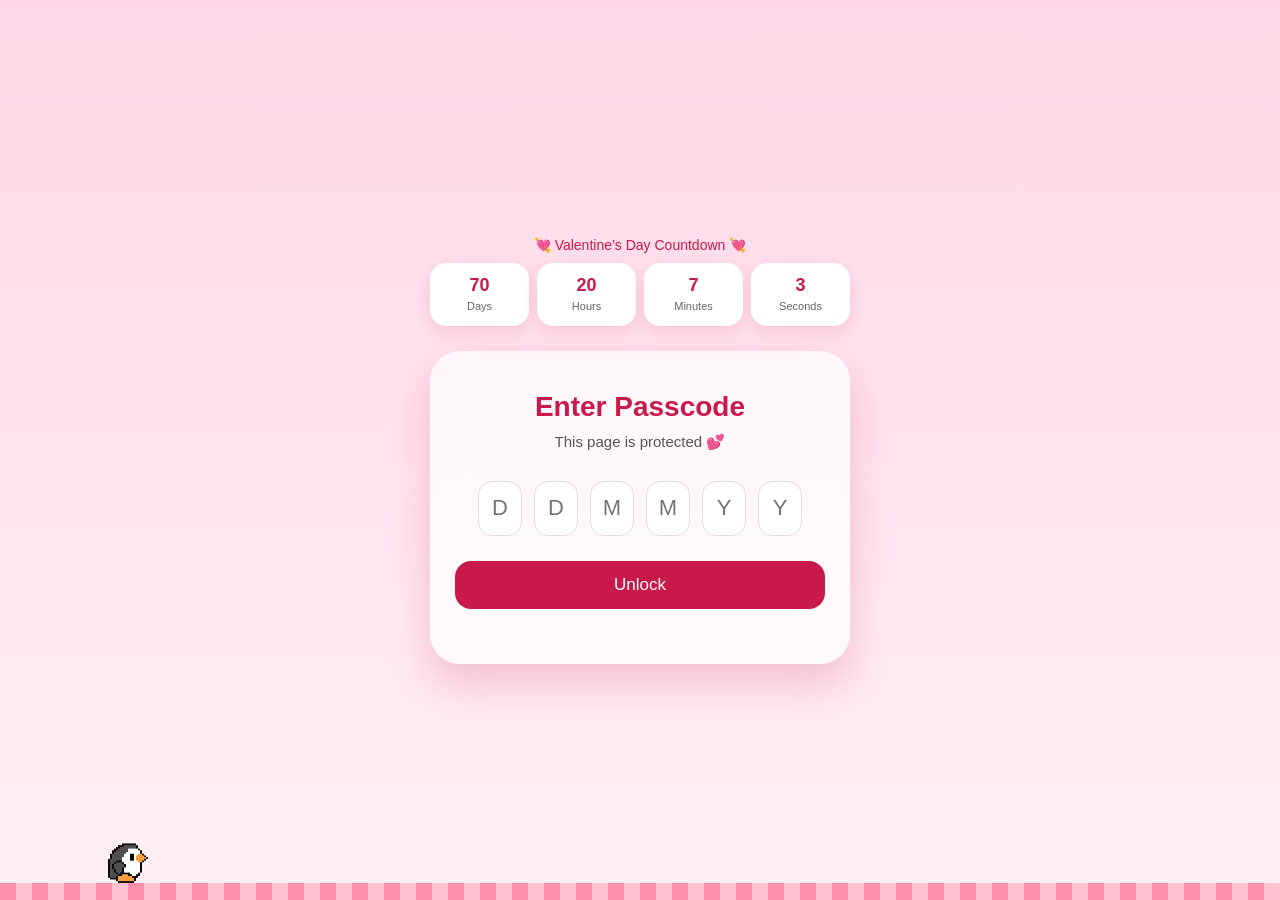
<file: index.html>
<!DOCTYPE html>
<html lang="en">
<head>
  <meta charset="UTF-8" />
  <meta name="viewport" content="width=device-width, initial-scale=1.0, viewport-fit=cover" />
  <meta name="apple-mobile-web-app-capable" content="yes">
  <meta name="theme-color" content="#ffd6e7">
  <title>💗</title>

  <link rel="stylesheet" href="style.css" />
</head>

<body>

  <canvas id="penguinCanvas"></canvas>

  <div class="app-container">

  <!-- 💘 Countdown ABOVE the card -->
  <div class="countdown-wrapper">
    <div class="countdown-title">💘 Valentine’s Day Countdown 💘</div>
    <div class="countdown" id="countdown">
      <div><span id="days">0</span><small>Days</small></div>
      <div><span id="hours">0</span><small>Hours</small></div>
      <div><span id="minutes">0</span><small>Minutes</small></div>
      <div><span id="seconds">0</span><small>Seconds</small></div>
    </div>
  </div>

  <!-- Existing Card -->
  <div class="card">
    <h1>Enter Passcode</h1>
    <p class="subtitle">This page is protected 💕</p>

    <div class="otp-container">
  <input type="tel" maxlength="1" class="otp-input" placeholder="D">
  <input type="tel" maxlength="1" class="otp-input" placeholder="D">
  <input type="tel" maxlength="1" class="otp-input" placeholder="M">
  <input type="tel" maxlength="1" class="otp-input" placeholder="M">
  <input type="tel" maxlength="1" class="otp-input" placeholder="Y">
  <input type="tel" maxlength="1" class="otp-input" placeholder="Y">
</div>


    <button onclick="checkPassword()">Unlock</button>
    <p id="errorMessage"></p>
  </div>

</div>

  </div>

  <script src="script.js"></script>
</body>
</html>
</file>
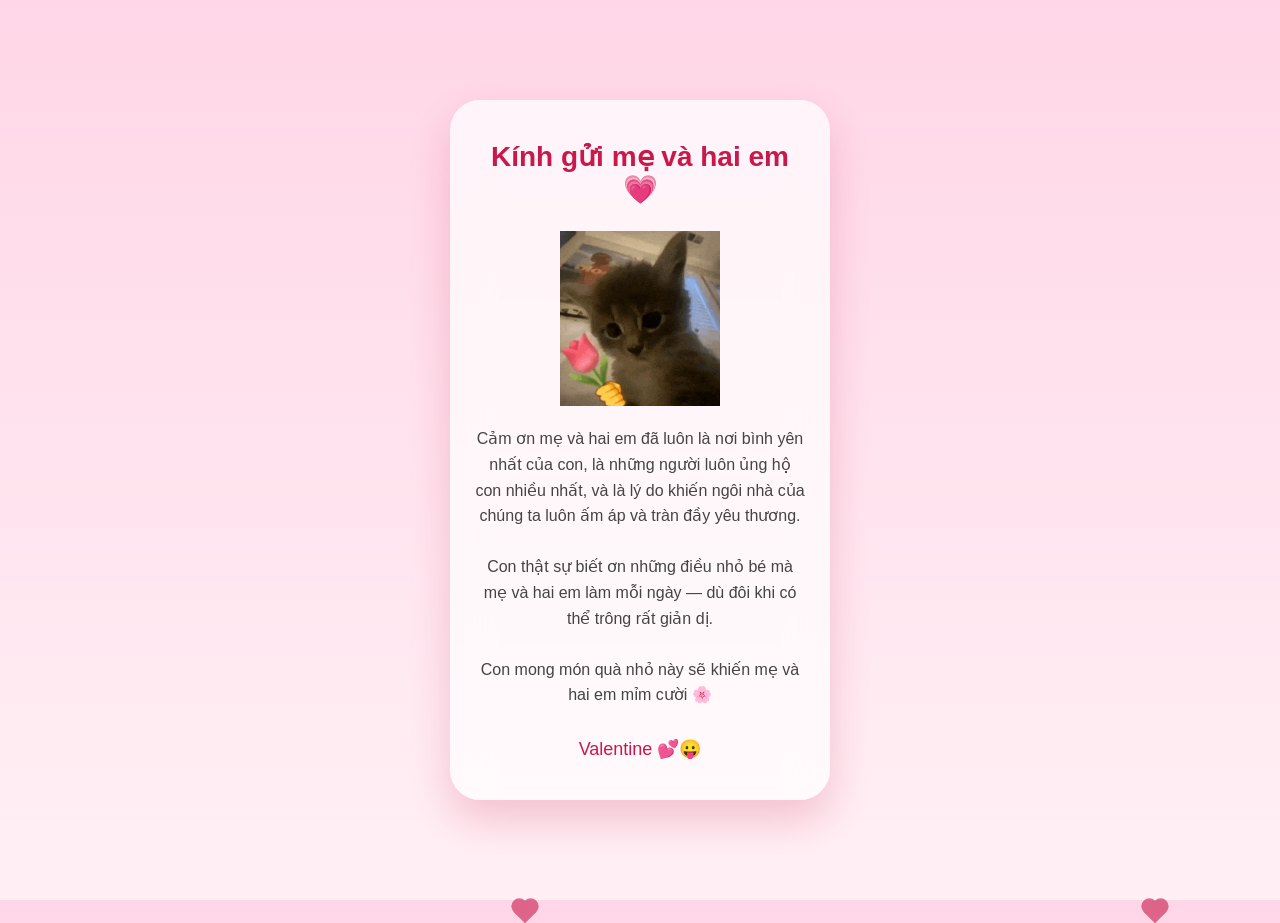
<file: kh.html>
<!DOCTYPE html>
<html lang="en">
<head>
<meta charset="UTF-8">
<meta name="viewport" content="width=device-width, initial-scale=1.0">

<title>For Mom & Sisters 💗</title>

<style>
:root {
  --pastel-pink: #ffd6e7;
  --rose-red: #c9184a;
  --soft-white: rgba(255,255,255,0.7);
}

* {
  box-sizing: border-box;
}

body {
  margin: 0;
  font-family: -apple-system, BlinkMacSystemFont, sans-serif;
  background: linear-gradient(180deg, #ffd6e7, #fff0f5);
  height: 100vh;
  display: flex;
  justify-content: center;
  align-items: center;
  overflow: hidden;

  opacity: 0;
  transform: translateY(20px);
  transition: opacity 0.8s ease, transform 0.8s ease;
}

body.loaded {
  opacity: 1;
  transform: translateY(0);
}

.container {
  width: 100%;
  max-width: 420px;
  padding: 20px;
}

.card {
  background: var(--soft-white);
  backdrop-filter: blur(20px);
  -webkit-backdrop-filter: blur(20px);
  border-radius: 30px;
  padding: 40px 25px;
  text-align: center;
  box-shadow: 0 20px 40px rgba(201, 24, 74, 0.2);
}

h1 {
  margin: 0;
  font-size: 28px;
  color: var(--rose-red);
  font-weight: 600;
}

.cat-image {
  width: 160px;
  margin: 25px auto 10px auto;
  display: block;
  animation: floatCat 3s ease-in-out infinite;
}

@keyframes floatCat {
  0% { transform: translateY(0); }
  50% { transform: translateY(-8px); }
  100% { transform: translateY(0); }
}

.message {
  margin-top: 20px;
  font-size: 16px;
  color: #444;
  line-height: 1.6;
}

.signature {
  margin-top: 30px;
  font-size: 18px;
  color: var(--rose-red);
  font-weight: 500;
}

/* Floating Hearts */

.heart {
  position: absolute;
  width: 16px;
  height: 16px;
  background: var(--rose-red);
  transform: rotate(45deg);
  animation: floatUp linear infinite;
  opacity: 0.6;
}

.heart::before,
.heart::after {
  content: "";
  position: absolute;
  width: 16px;
  height: 16px;
  background: var(--rose-red);
  border-radius: 50%;
}

.heart::before {
  top: -8px;
  left: 0;
}

.heart::after {
  left: -8px;
  top: 0;
}

@keyframes floatUp {
  from {
    transform: translateY(0) rotate(45deg);
    opacity: 0.6;
  }
  to {
    transform: translateY(-120vh) rotate(45deg);
    opacity: 0;
  }
}
</style>
</head>

<body>

<div class="container">
  <div class="card">
    <h1>Kính gửi mẹ và hai em 💗</h1>

    <!-- 🐱 Cat GIF -->
    <img src="meohoa.gif" alt="Cat holding flowers" class="cat-image">

    <div class="message">
      Cảm ơn mẹ và hai em đã luôn là nơi bình yên nhất của con,  
      là những người luôn ủng hộ con nhiều nhất,  
      và là lý do khiến ngôi nhà của chúng ta luôn ấm áp và tràn đầy yêu thương.  

      <br><br>

      Con thật sự biết ơn những điều nhỏ bé  
      mà mẹ và hai em làm mỗi ngày —  
      dù đôi khi có thể trông rất giản dị.  

      <br><br>

      Con mong món quà nhỏ này sẽ khiến mẹ và hai em mỉm cười 🌸
    </div>

    <div class="signature">
      Valentine 💕😛
    </div>
  </div>
</div>

<script>
window.onload = () => {
  document.body.classList.add("loaded");
};

function createHeart() {
  const heart = document.createElement("div");
  heart.classList.add("heart");

  heart.style.left = Math.random() * window.innerWidth + "px";
  heart.style.bottom = "-20px";
  heart.style.animationDuration = (4 + Math.random() * 4) + "s";

  document.body.appendChild(heart);

  setTimeout(() => {
    heart.remove();
  }, 8000);
}

setInterval(createHeart, 600);
</script>

</body>
</html>
</file>
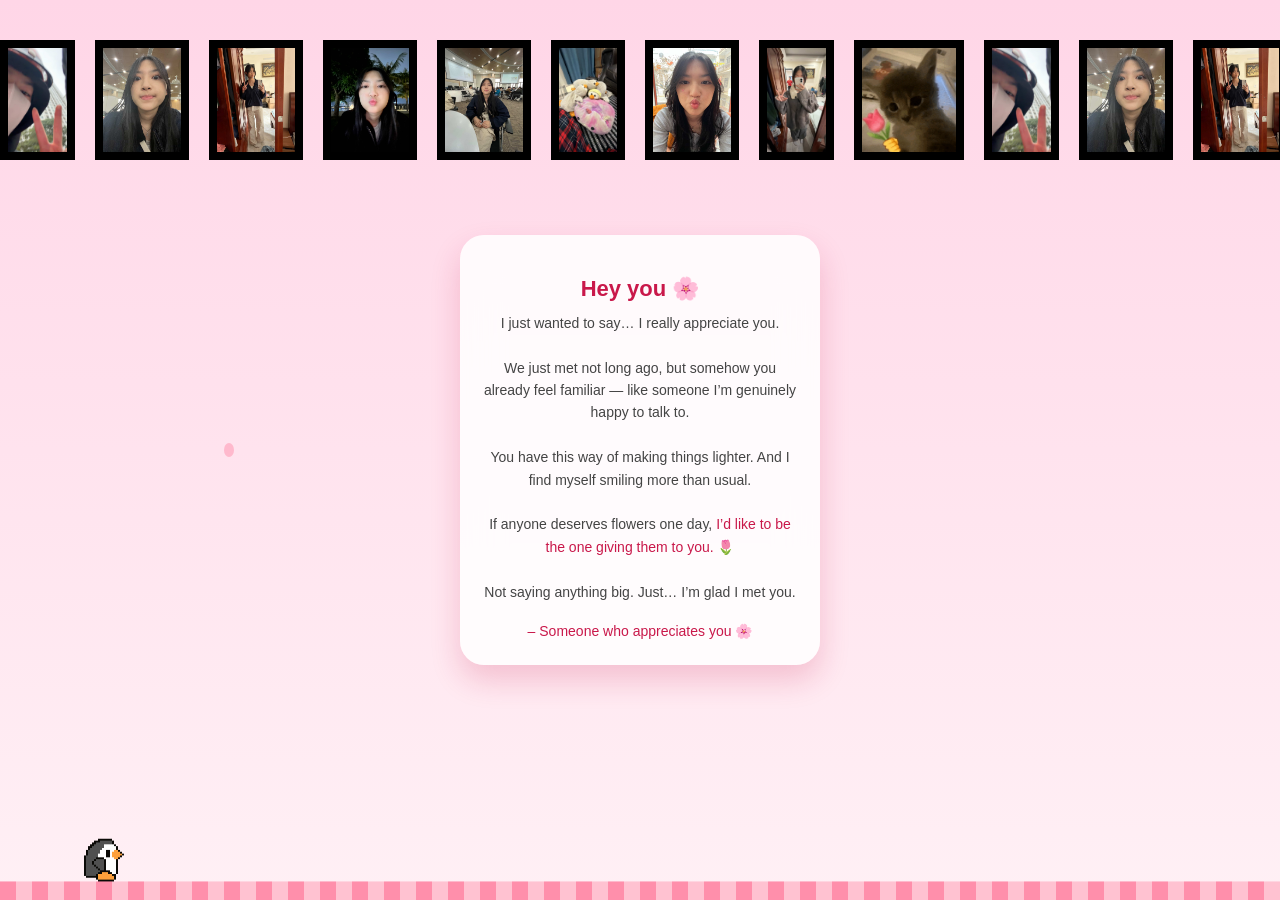
<file: soc.html>
<!DOCTYPE html>
<html lang="en">
<head>
<meta charset="UTF-8" />
<meta name="viewport" content="width=device-width, initial-scale=1.0" />
<title>For You 🌸</title>

<style>
/* ===============================
   PENGUIN CANVAS
================================ */
#penguinCanvas {
  position: fixed;
  bottom: 0;
  left: 0;
  width: 100%;
  height: 130px;
  z-index: 2;
  pointer-events: auto;
}

/* ===============================
   BASE STYLES
================================ */
:root {
  --pink: #ffd6e7;
  --rose: #c9184a;
  --soft-white: rgba(255,255,255,0.85);
}

body {
  margin: 0;
  font-family: -apple-system, BlinkMacSystemFont, sans-serif;
  background: linear-gradient(180deg, #ffd6e7, #fff0f5);
  display: flex;
  justify-content: center;
  align-items: center;
  height: 100vh;
  overflow: hidden;
  position: relative;
}

/* ===============================
   FILM STRIP
================================ */

.film-wrapper {
  position: absolute;
  top: 40px;
  width: 100%;
  overflow: hidden;
  z-index: 1;
}

.film-strip {
  display: flex;
  gap: 20px;
  animation: scrollFilm 25s linear infinite;
}

/* Duplicate effect for seamless loop */
.film-strip img {
  height: 120px;
  border: 8px solid black;
  box-sizing: border-box;
}

/* Film perforation effect */
.film-strip img {
  background:
    radial-gradient(circle at 5px 10px, white 4px, transparent 5px),
    radial-gradient(circle at calc(100% - 5px) 10px, white 4px, transparent 5px),
    radial-gradient(circle at 5px calc(100% - 10px), white 4px, transparent 5px),
    radial-gradient(circle at calc(100% - 5px) calc(100% - 10px), white 4px, transparent 5px);
  background-color: black;
  background-repeat: no-repeat;
}

@keyframes scrollFilm {
  from { transform: translateX(0); }
  to { transform: translateX(-50%); }
}

/* ===============================
   MESSAGE CARD
================================ */

.container {
  position: relative;
  z-index: 3;
  width: 100%;
  max-width: 360px;
  padding: 15px;
}

.card {
  background: var(--soft-white);
  backdrop-filter: blur(20px);
  border-radius: 24px;
  padding: 26px 20px;
  text-align: center;
  box-shadow: 0 15px 30px rgba(201, 24, 74, 0.2);
  animation: fadeIn 1s ease;
}

h1 {
  color: var(--rose);
  font-size: 22px;
  margin-bottom: 10px;
}

.message {
  font-size: 14px;
  line-height: 1.6;
  color: #444;
}

.highlight {
  color: var(--rose);
  font-weight: 500;
}

.signature {
  margin-top: 20px;
  color: var(--rose);
  font-weight: 500;
  font-size: 14px;
}

/* ===============================
   PETALS
================================ */

.petal {
  position: absolute;
  width: 10px;
  height: 14px;
  background: #ff8fab;
  border-radius: 50%;
  opacity: 0.5;
  animation: floatDown linear infinite;
  z-index: 0;
}

@keyframes floatDown {
  from { transform: translateY(-20px) rotate(0deg); }
  to { transform: translateY(110vh) rotate(360deg); }
}

@keyframes fadeIn {
  from { opacity: 0; transform: translateY(20px); }
  to { opacity: 1; transform: translateY(0); }
}
</style>
</head>

<body>

<!-- 🎞 FILM STRIP -->
<div class="film-wrapper">
  <div class="film-strip">
    <img src="chotdon/1.JPG">
    <img src="chotdon/2.JPG">
    <img src="chotdon/3.JPG">
    <img src="chotdon/4.JPG">
    <img src="chotdon/5.JPG">
    <img src="chotdon/6.JPG">
    <img src="chotdon/7.JPG">
    <img src="chotdon/8.JPG">
    <img src="meohoa.gif">

    <!-- duplicate for smooth infinite loop -->
    <img src="chotdon/1.JPG">
    <img src="chotdon/2.JPG">
    <img src="chotdon/3.JPG">
    <img src="chotdon/4.JPG">
    <img src="chotdon/5.JPG">
    <img src="chotdon/6.JPG">
    <img src="chotdon/7.JPG">
    <img src="chotdon/8.JPG">
    <img src="meohoa.gif">
  </div>
</div>

<canvas id="penguinCanvas"></canvas>

<!-- 💌 MESSAGE -->
<div class="container">
  <div class="card">
    <h1>Hey you 🌸</h1>

    <div class="message">
      I just wanted to say…  
      I really appreciate you.  

      <br><br>

      We just met not long ago,  
      but somehow you already feel familiar —  
      like someone I’m genuinely happy to talk to.

      <br><br>

      You have this way of making things lighter.  
      And I find myself smiling more than usual.

      <br><br>

      If anyone deserves flowers one day,  
      <span class="highlight">I’d like to be the one giving them to you.</span> 🌷

      <br><br>

      Not saying anything big.  
      Just… I’m glad I met you.
    </div>

    <div class="signature">
      – Someone who appreciates you 🌸
    </div>
  </div>
</div>

<script>
function createPetal() {
  const petal = document.createElement("div");
  petal.classList.add("petal");
  petal.style.left = Math.random() * window.innerWidth + "px";
  petal.style.animationDuration = (4 + Math.random() * 4) + "s";
  document.body.appendChild(petal);
  setTimeout(() => petal.remove(), 8000);
}
setInterval(createPetal, 900);
</script>

<script src="script.js"></script>

</body>
</html>
</file>
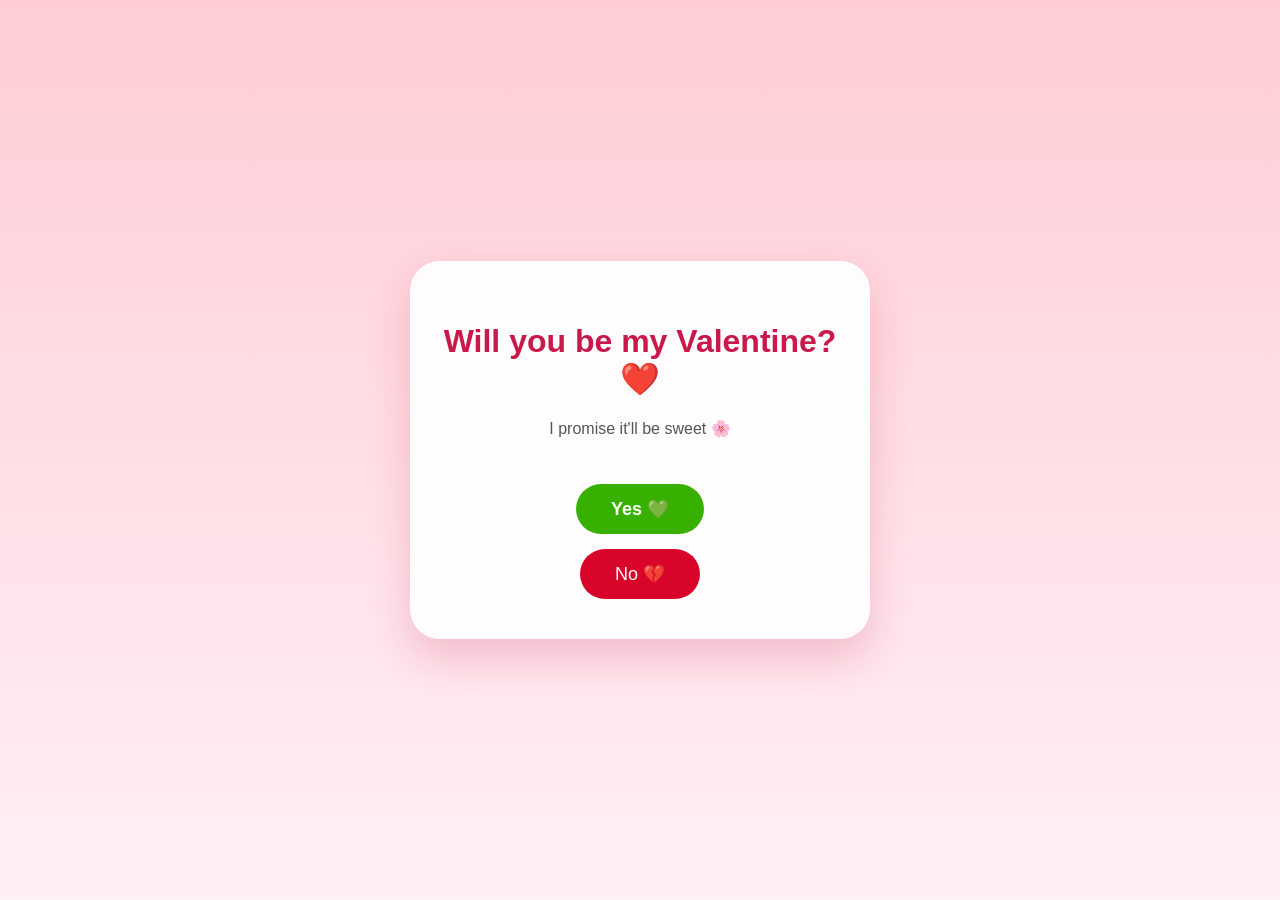
<file: valentine.html>
<!DOCTYPE html>
<html lang="en">
<head>
<meta charset="UTF-8">
<meta name="viewport" content="width=device-width, initial-scale=1.0">
<title>Be My Valentine? ❤️</title>

<style>
body {
  margin: 0;
  height: 100vh;
  background: linear-gradient(180deg, #ffccd5, #fff0f5);
  font-family: -apple-system, BlinkMacSystemFont, sans-serif;
  overflow: hidden;
  position: relative;
}

/* PHOTO BACKGROUND */
#photoLayer {
  position: fixed;
  inset: 0;
  z-index: 1;
  pointer-events: none;
}

/* MAIN CARD */
.container {
  position: relative;
  z-index: 10;
  height: 100vh;
  display: flex;
  justify-content: center;
  align-items: center;
}

.card {
  background: rgba(255,255,255,0.92);
  backdrop-filter: blur(20px);
  padding: 40px 30px;
  border-radius: 30px;
  box-shadow: 0 20px 40px rgba(201, 24, 74, 0.2);
  max-width: 400px;
  width: 90%;
  text-align: center;
  transition: all 0.4s ease;
}

h1 { color: #c9184a; }

p {
  color: #555;
  min-height: 40px;
  transition: opacity 0.4s ease;
}

/* BUTTON STACK */
.buttons {
  margin-top: 25px;
  display: flex;
  flex-direction: column;
  align-items: center;
  gap: 15px;
  transition: all 0.4s ease;
}

button {
  border: none;
  padding: 14px 35px;
  font-size: 18px;
  border-radius: 30px;
  cursor: pointer;
  transition: all 0.5s ease;
}

#yesBtn {
  background-color: #38b000;
  color: white;
  font-weight: 600;
}

#noBtn {
  background-color: #d90429;
  color: white;
}

/* POLAROID */
.polaroid {
  position: absolute;
  width: 140px;
  background: white;
  padding: 10px 10px 30px 10px;
  box-shadow: 0 10px 25px rgba(0,0,0,0.25);
  border-radius: 6px;
  animation: dropIn 0.6s ease forwards;
}

.polaroid img {
  width: 100%;
  border-radius: 4px;
}

@keyframes dropIn {
  from {
    transform: translateY(-200px) rotate(var(--rotation));
    opacity: 0;
  }
  to {
    transform: translateY(0px) rotate(var(--rotation));
    opacity: 1;
  }
}

/* TAKEOVER MODE */
.card.takeover {
  display: flex;
  flex-direction: column;
  align-items: center;
}

.card.takeover p,
.card.takeover #noBtn {
  opacity: 0;
  pointer-events: none;
}

.card.takeover #yesBtn {
  transform: scale(1.6);
  margin-top: 20px;
}

</style>
</head>

<body>

<div id="photoLayer"></div>

<div class="container">
  <div class="card" id="card">
    <h1>Will you be my Valentine? ❤️</h1>
    <p id="message">I promise it'll be sweet 🌸</p>

    <div class="buttons">
      <button id="yesBtn">Yes 💚</button>
      <button id="noBtn">No 💔</button>
    </div>
  </div>
</div>

<script>
const noBtn = document.getElementById("noBtn");
const yesBtn = document.getElementById("yesBtn");
const message = document.getElementById("message");
const photoLayer = document.getElementById("photoLayer");
const card = document.getElementById("card");

let noClickCount = 0;
let yesScale = 1;

const messages = [
  "Are you sure? 🥺",
  "Maybe give it another thought? 🌸",
  "I’ll bring flowers though 🌷",
  "I’ll be very sweet about it 💕",
  "You might regret pressing no 😭",
  "Okay but... please? 🥹",
  "Look at all these memories though 🥺"
];

const photos = [
  "chotdon/1.JPG",
  "chotdon/2.JPG",
  "chotdon/3.JPG",
  "chotdon/4.JPG",
  "chotdon/5.JPG",
  "chotdon/6.JPG",
  "chotdon/7.JPG",
  "chotdon/8.JPG"
];

let photoIndex = 0;

/* NO CLICK */
noBtn.addEventListener("click", () => {

  noClickCount++;

  yesScale += 0.1;
  yesBtn.style.transform = `scale(${yesScale})`;

  if (noClickCount <= messages.length) {
    message.textContent = messages[noClickCount - 1];
  }

  for (let i = 0; i < 2; i++) {
    spawnPolaroid(photos[photoIndex % photos.length]);
    photoIndex++;
  }

  if (noClickCount === 8) {
    takeOver();
  }
});

/* CONTROLLED SPAWN */
function spawnPolaroid(src) {

  const polaroid = document.createElement("div");
  polaroid.className = "polaroid";

  const img = document.createElement("img");
  img.src = src;
  polaroid.appendChild(img);

  const screenWidth = window.innerWidth;
  const screenHeight = window.innerHeight;

  const centerYOptions = [
    screenHeight / 10,
    screenHeight * 14 / 15
  ];

  const chosenCenterY = centerYOptions[Math.floor(Math.random() * 2)];
  const randomX = Math.random() * (screenWidth - 160);

  polaroid.style.left = randomX + "px";
  polaroid.style.top = (chosenCenterY - 110) + "px";

  const rotation = (Math.random() * 30 - 15) + "deg";
  polaroid.style.setProperty("--rotation", rotation);

  photoLayer.appendChild(polaroid);
}

/* TAKEOVER */
function takeOver() {

  noBtn.disabled = true;
  yesBtn.textContent = "YES❤️❤️❤️❤️";

  card.classList.add("takeover");
}

/* YES CLICK */
yesBtn.addEventListener("click", () => {
  document.body.innerHTML = `
    <div style="
      display:flex;
      justify-content:center;
      align-items:center;
      height:100vh;
      background:linear-gradient(180deg,#ffccd5,#fff0f5);
      font-family:-apple-system,BlinkMacSystemFont,sans-serif;
      text-align:center;
      color:#c9184a;
      font-size:26px;
      font-weight:600;
    ">
      Yayyy ❤️ Redirecting...
    </div>
  `;

  setTimeout(() => {
    window.location.href = "soc.html";
  }, 1500);
});
</script>

</body>
</html>
</file>
<file: style.css>
:root {
  --pastel-pink: #ffd6e7;
  --rose-red: #c9184a;
  --soft-white: rgba(255, 255, 255, 0.75);
}

/* Reset */
* {
  box-sizing: border-box;
  margin: 0;
  padding: 0;
}

/* Body */
body {
  font-family: -apple-system, BlinkMacSystemFont, sans-serif;
  background: linear-gradient(180deg, #ffd6e7, #fff0f5);
  min-height: 100vh;
  display: flex;
  justify-content: center;
  align-items: center;
  padding: env(safe-area-inset-top) 20px env(safe-area-inset-bottom);
  transition: opacity 0.6s ease, transform 0.6s ease;
}

.fade-out {
  opacity: 0;
  transform: translateY(-20px);
}

/* App Container */
.app-container {
  width: 100%;
  max-width: 420px;
  position: relative;
  z-index: 2;
}

/* Card */
.card {
  background: var(--soft-white);
  backdrop-filter: blur(20px);
  -webkit-backdrop-filter: blur(20px);
  border-radius: 30px;
  padding: 40px 25px;
  text-align: center;
  box-shadow: 0 20px 40px rgba(201, 24, 74, 0.2);
  animation: fadeIn 0.8s ease;
}

/* Headings */
h1 {
  font-size: 28px;
  color: var(--rose-red);
  font-weight: 600;
  margin-bottom: 10px;
}

.subtitle {
  font-size: 15px;
  color: #555;
  margin-bottom: 30px;
}

/* OTP Container */
.otp-container {
  display: flex;
  justify-content: center; /* fixed uneven spacing */
  gap: 12px;
  margin-bottom: 25px;
  width: 100%;
}

/* OTP Inputs */
.otp-input {
  width: 44px;
  height: 55px;
  text-align: center;
  font-size: 22px;
  border-radius: 14px;
  border: 1px solid #ddd;
  background: white;
  transition: all 0.2s ease;
  flex: 0 0 44px; /* prevents stretch */
}

.otp-input:focus {
  outline: none;
  border-color: var(--rose-red);
  box-shadow: 0 0 0 2px rgba(201, 24, 74, 0.15);
}

/* Button */
button {
  width: 100%;
  padding: 14px;
  border-radius: 16px;
  border: none;
  background: var(--rose-red);
  color: white;
  font-size: 17px;
  font-weight: 500;
  transition: 0.2s ease;
}

button:active {
  transform: scale(0.98);
  opacity: 0.85;
}

/* Error Message */
#errorMessage {
  margin-top: 15px;
  color: var(--rose-red);
  font-size: 14px;
}

/* Penguin Canvas */
#penguinCanvas {
  position: fixed;
  bottom: 0;
  left: 0;
  width: 100%;
  height: 120px;
  pointer-events: auto;
  z-index: 0;
}

/* Animation */
@keyframes fadeIn {
  from {
    opacity: 0;
    transform: translateY(20px);
  }
  to {
    opacity: 1;
    transform: translateY(0);
  }
}

/* Small phone adjustment */
@media (max-width: 380px) {
  .otp-input {
    width: 38px;
    height: 50px;
    font-size: 20px;
    flex: 0 0 38px;
  }
}
/* =========================
   COUNTDOWN ABOVE CARD
========================= */

.countdown-wrapper {
  margin-bottom: 25px;
  text-align: center;
}

.countdown-title {
  font-size: 14px;
  color: var(--rose-red);
  margin-bottom: 10px;
  font-weight: 500;
}

.countdown {
  display: flex;
  justify-content: space-between;
  gap: 8px;
}

.countdown div {
  flex: 1;
  background: white;
  border-radius: 16px;
  padding: 12px 6px;
  box-shadow: 0 6px 15px rgba(201, 24, 74, 0.12);
}

.countdown span {
  display: block;
  font-size: 18px;
  font-weight: 600;
  color: var(--rose-red);
}

.countdown small {
  font-size: 11px;
  color: #666;
}
</file>
